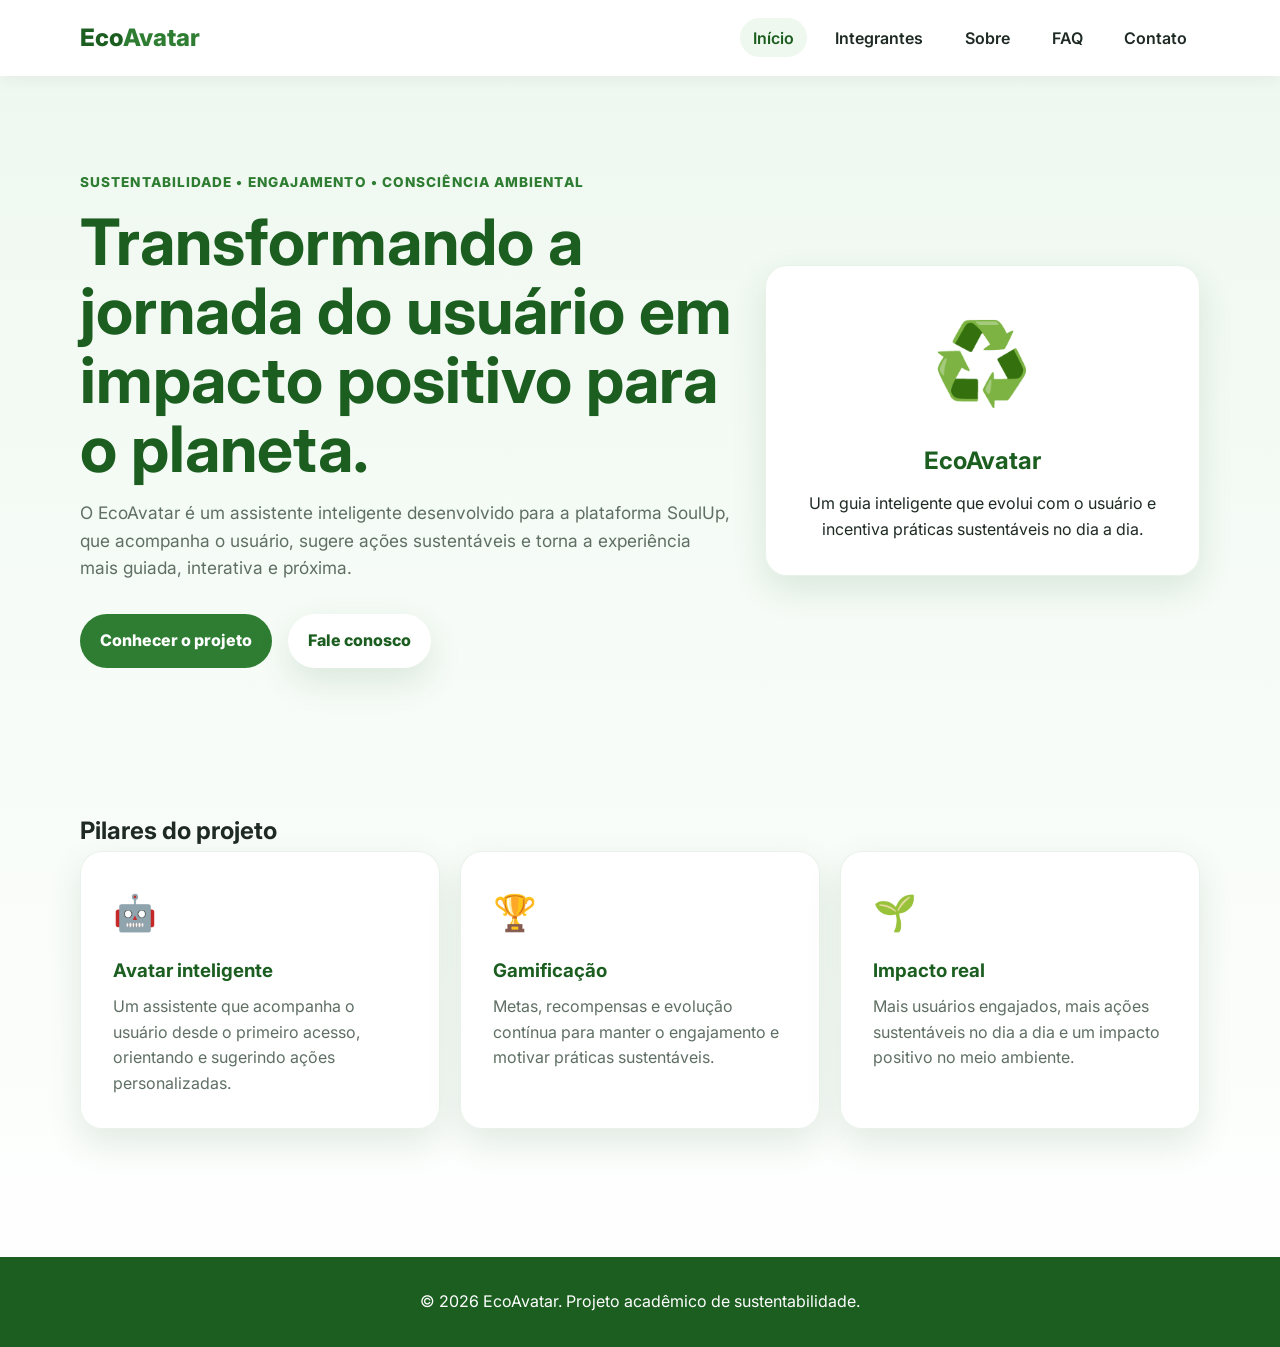
<file: ecoavatar/index.html>
<!DOCTYPE html>
<html lang="pt-BR">
<head>
  <meta charset="UTF-8" />
  <meta name="viewport" content="width=device-width, initial-scale=1.0" />
  <meta name="description" content="EcoAvatar — avatar inteligente desenvolvido para melhorar o engajamento e incentivar práticas sustentáveis dentro da plataforma SoulUp." />
  <title>EcoAvatar | Sustentabilidade Ambiental</title>
  <link rel="stylesheet" href="css/style.css" />
</head>
<body>

  <!-- ========== CABEÇALHO E NAVEGAÇÃO ========== -->
  <header class="header">
    <nav class="navbar container" aria-label="Menu principal">
      <a class="logo" href="index.html">Eco<span>Avatar</span></a>
      <button class="menu-toggle" aria-label="Abrir menu" aria-expanded="false">☰</button>
      <ul class="nav-menu" role="list">
        <li><a class="active" href="index.html" aria-current="page">Início</a></li>
        <li><a href="integrantes.html">Integrantes</a></li>
        <li><a href="about.html">Sobre</a></li>
        <li><a href="faq.html">FAQ</a></li>
        <li><a href="contato.html">Contato</a></li>
      </ul>
    </nav>
  </header>

  <!-- ========== CONTEÚDO PRINCIPAL ========== -->
  <main>

    <!-- Banner principal (Hero) -->
    <section class="hero" aria-labelledby="hero-titulo">
      <div class="container hero-content">

        <!-- Texto e chamada para ação -->
        <div>
          <p class="tag">Sustentabilidade • Engajamento • Consciência ambiental</p>
          <h1 id="hero-titulo">Transformando a jornada do usuário em impacto positivo para o planeta.</h1>
          <p class="hero-text">O EcoAvatar é um assistente inteligente desenvolvido para a plataforma SoulUp, que acompanha o usuário, sugere ações sustentáveis e torna a experiência mais guiada, interativa e próxima.</p>
          <div class="hero-actions">
            <a class="btn primary" href="about.html">Conhecer o projeto</a>
            <a class="btn secondary" href="contato.html">Fale conosco</a>
          </div>
        </div>

        <!-- Card visual de destaque -->
        <div class="hero-card" aria-label="Resumo visual do projeto">
          <span class="icon" role="img" aria-label="Símbolo de reciclagem">♻️</span>
          <h2>EcoAvatar</h2>
          <p>Um guia inteligente que evolui com o usuário e incentiva práticas sustentáveis no dia a dia.</p>
        </div>

      </div>
    </section>

    <!-- Cards de pilares do projeto -->
    <!-- Cards de pilares do projeto -->
<section class="container section" aria-labelledby="pilares-titulo">
  <h2 id="pilares-titulo" class="visually-hidden">Pilares do projeto</h2>
  <div class="grid-3">

    <article class="feature-card">
      <span role="img" aria-label="Avatar">🤖</span>
      <h3>Avatar inteligente</h3>
      <p>Um assistente que acompanha o usuário desde o primeiro acesso, orientando e sugerindo ações personalizadas.</p>
    </article>

    <article class="feature-card">
      <span role="img" aria-label="Troféu">🏆</span>
      <h3>Gamificação</h3>
      <p>Metas, recompensas e evolução contínua para manter o engajamento e motivar práticas sustentáveis.</p>
    </article>

    <article class="feature-card">
      <span role="img" aria-label="Planta">🌱</span>
      <h3>Impacto real</h3>
      <p>Mais usuários engajados, mais ações sustentáveis no dia a dia e um impacto positivo no meio ambiente.</p>
    </article>

  </div>
</section>
  </main>

  <!-- ========== RODAPÉ ========== -->
  <footer class="footer" role="contentinfo">
    <p>© 2026 EcoAvatar. Projeto acadêmico de sustentabilidade.</p>
  </footer>

  <!-- Script carregado no final para garantir que o HTML já está pronto -->
  <script src="js/script.js"></script>
</body>
</html>
</file>
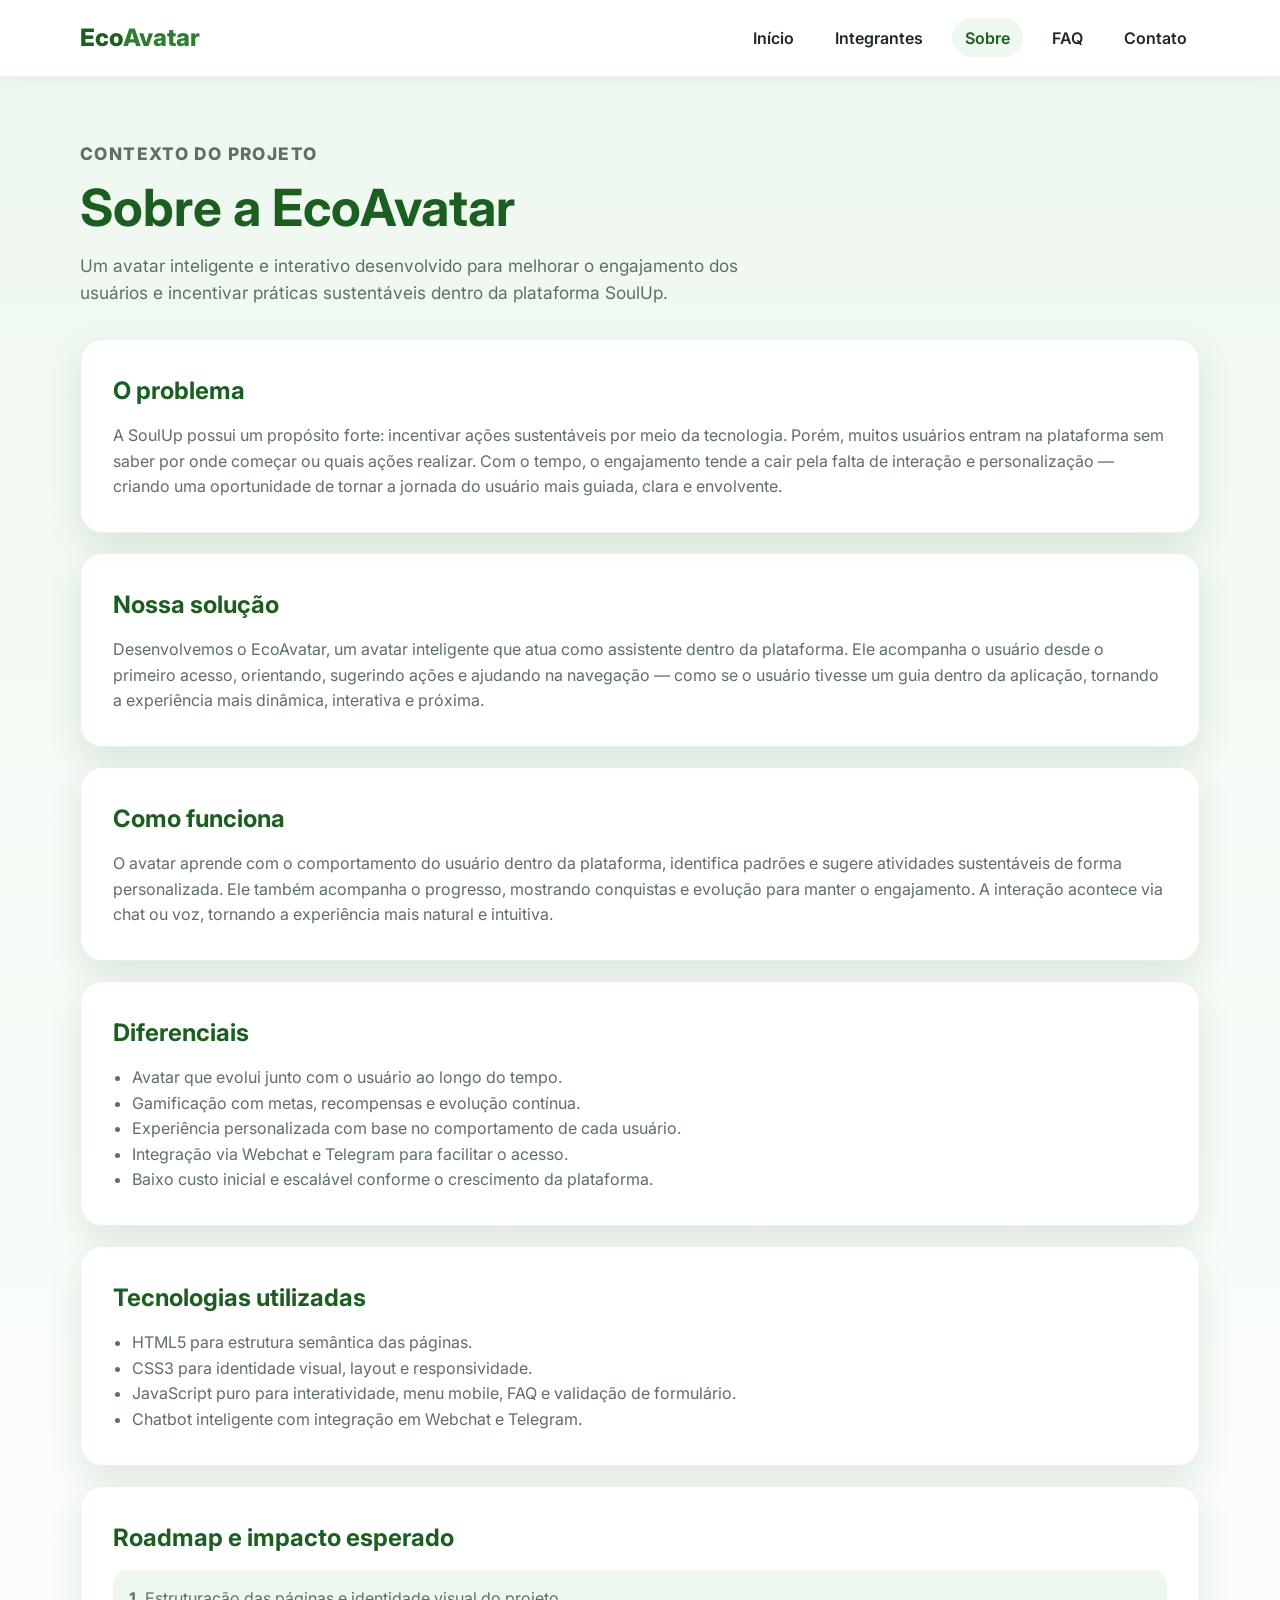
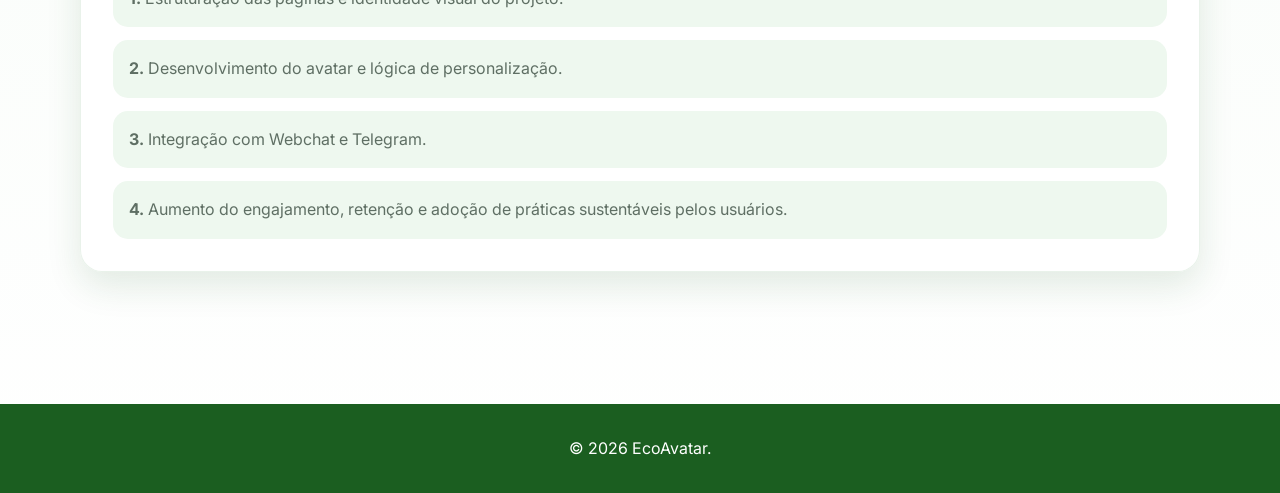
<file: ecoavatar/about.html>
<!DOCTYPE html>
<html lang="pt-BR">
<head>
  <meta charset="UTF-8" />
  <meta name="viewport" content="width=device-width, initial-scale=1.0" />
  <meta name="description" content="Saiba mais sobre o projeto EcoAvatar — um avatar inteligente desenvolvido para melhorar o engajamento e incentivar práticas sustentáveis." />
  <title>Sobre | EcoAvatar</title>
  <link rel="stylesheet" href="css/style.css" />
</head>
<body>

  <!-- ========== CABEÇALHO E NAVEGAÇÃO ========== -->
  <header class="header">
    <nav class="navbar container" aria-label="Menu principal">
      <a class="logo" href="index.html">Eco<span>Avatar</span></a>
      <button class="menu-toggle" aria-label="Abrir menu" aria-expanded="false">☰</button>
      <ul class="nav-menu" role="list">
        <li><a href="index.html">Início</a></li>
        <li><a href="integrantes.html">Integrantes</a></li>
        <li><a class="active" href="about.html" aria-current="page">Sobre</a></li>
        <li><a href="faq.html">FAQ</a></li>
        <li><a href="contato.html">Contato</a></li>
      </ul>
    </nav>
  </header>

  <!-- ========== CONTEÚDO PRINCIPAL ========== -->
  <main class="container page">

    <!-- Título da página -->
    <section class="page-title" aria-labelledby="titulo-sobre">
      <p class="tag">Contexto do projeto</p>
      <h1 id="titulo-sobre">Sobre a EcoAvatar</h1>
      <p>Um avatar inteligente e interativo desenvolvido para melhorar o engajamento dos usuários e incentivar práticas sustentáveis dentro da plataforma SoulUp.</p>
    </section>

    <!-- O problema -->
    <section class="content-card" aria-labelledby="problema">
      <h2 id="problema">O problema</h2>
      <p>A SoulUp possui um propósito forte: incentivar ações sustentáveis por meio da tecnologia. Porém, muitos usuários entram na plataforma sem saber por onde começar ou quais ações realizar. Com o tempo, o engajamento tende a cair pela falta de interação e personalização — criando uma oportunidade de tornar a jornada do usuário mais guiada, clara e envolvente.</p>
    </section>

    <!-- Solução proposta -->
    <section class="content-card" aria-labelledby="solucao">
      <h2 id="solucao">Nossa solução</h2>
      <p>Desenvolvemos o EcoAvatar, um avatar inteligente que atua como assistente dentro da plataforma. Ele acompanha o usuário desde o primeiro acesso, orientando, sugerindo ações e ajudando na navegação — como se o usuário tivesse um guia dentro da aplicação, tornando a experiência mais dinâmica, interativa e próxima.</p>
    </section>

    <!-- Como funciona -->
    <section class="content-card" aria-labelledby="como-funciona">
      <h2 id="como-funciona">Como funciona</h2>
      <p>O avatar aprende com o comportamento do usuário dentro da plataforma, identifica padrões e sugere atividades sustentáveis de forma personalizada. Ele também acompanha o progresso, mostrando conquistas e evolução para manter o engajamento. A interação acontece via chat ou voz, tornando a experiência mais natural e intuitiva.</p>
    </section>

    <!-- Diferenciais -->
    <section class="content-card" aria-labelledby="diferenciais">
      <h2 id="diferenciais">Diferenciais</h2>
      <ul class="check-list" role="list">
        <li>Avatar que evolui junto com o usuário ao longo do tempo.</li>
        <li>Gamificação com metas, recompensas e evolução contínua.</li>
        <li>Experiência personalizada com base no comportamento de cada usuário.</li>
        <li>Integração via Webchat e Telegram para facilitar o acesso.</li>
        <li>Baixo custo inicial e escalável conforme o crescimento da plataforma.</li>
      </ul>
    </section>

    <!-- Tecnologias -->
    <section class="content-card" aria-labelledby="tecnologias">
      <h2 id="tecnologias">Tecnologias utilizadas</h2>
      <ul class="check-list" role="list">
        <li>HTML5 para estrutura semântica das páginas.</li>
        <li>CSS3 para identidade visual, layout e responsividade.</li>
        <li>JavaScript puro para interatividade, menu mobile, FAQ e validação de formulário.</li>
        <li>Chatbot inteligente com integração em Webchat e Telegram.</li>
      </ul>
    </section>

    <!-- Roadmap e impacto -->
    <section class="content-card" aria-labelledby="roadmap">
      <h2 id="roadmap">Roadmap e impacto esperado</h2>
      <div class="timeline" role="list">
        <div role="listitem"><strong>1.</strong> Estruturação das páginas e identidade visual do projeto.</div>
        <div role="listitem"><strong>2.</strong> Desenvolvimento do avatar e lógica de personalização.</div>
        <div role="listitem"><strong>3.</strong> Integração com Webchat e Telegram.</div>
        <div role="listitem"><strong>4.</strong> Aumento do engajamento, retenção e adoção de práticas sustentáveis pelos usuários.</div>
      </div>
    </section>

  </main>

  <!-- ========== RODAPÉ ========== -->
  <footer class="footer" role="contentinfo">
    <p>© 2026 EcoAvatar.</p>
  </footer>

  <!-- Script carregado no final para garantir que o HTML já está pronto -->
  <script src="js/script.js"></script>
</body>
</html>
</file>
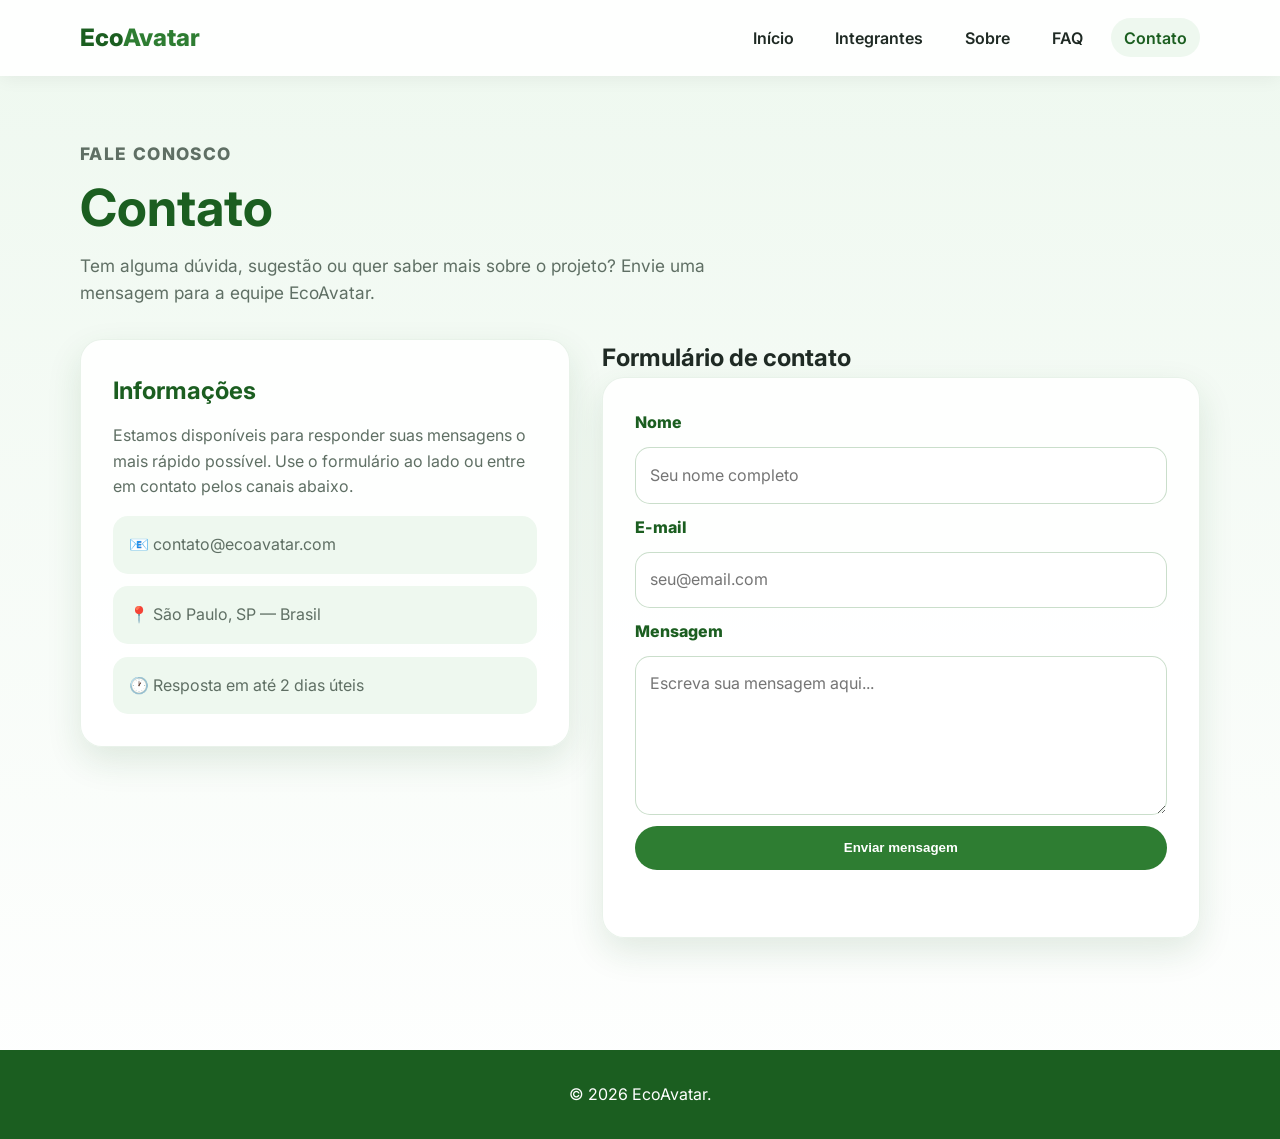
<file: ecoavatar/contato.html>
<!DOCTYPE html>
<html lang="pt-BR">
<head>
  <meta charset="UTF-8" />
  <meta name="viewport" content="width=device-width, initial-scale=1.0" />
  <meta name="description" content="Entre em contato com a equipe EcoAvatar. Envie sua mensagem, dúvida ou sugestão sobre sustentabilidade e consumo consciente." />
  <title>Contato | EcoAvatar</title>
  <link rel="stylesheet" href="css/style.css" />
</head>
<body>

  <!-- ========== CABEÇALHO E NAVEGAÇÃO ========== -->
  <header class="header">
    <nav class="navbar container" aria-label="Menu principal">
      <a class="logo" href="index.html">Eco<span>Avatar</span></a>
      <button class="menu-toggle" aria-label="Abrir menu" aria-expanded="false">☰</button>
      <ul class="nav-menu" role="list">
        <li><a href="index.html">Início</a></li>
        <li><a href="integrantes.html">Integrantes</a></li>
        <li><a href="about.html">Sobre</a></li>
        <li><a href="faq.html">FAQ</a></li>
        <li><a class="active" href="contato.html" aria-current="page">Contato</a></li>
      </ul>
    </nav>
  </header>

  <!-- ========== CONTEÚDO PRINCIPAL ========== -->
  <main class="container page">

    <!-- Título da página -->
    <section class="page-title" aria-labelledby="titulo-contato">
      <p class="tag">Fale conosco</p>
      <h1 id="titulo-contato">Contato</h1>
      <p>Tem alguma dúvida, sugestão ou quer saber mais sobre o projeto? Envie uma mensagem para a equipe EcoAvatar.</p>
    </section>

    <!-- Layout: informações + formulário -->
    <div class="contact-layout">

      <!-- Informações de contato -->
      <section class="content-card" aria-labelledby="info-contato">
        <h2 id="info-contato">Informações</h2>
        <p>Estamos disponíveis para responder suas mensagens o mais rápido possível. Use o formulário ao lado ou entre em contato pelos canais abaixo.</p>
        <div class="timeline" role="list" style="margin-top: 1rem;">
          <div role="listitem">📧 contato@ecoavatar.com</div>
          <div role="listitem">📍 São Paulo, SP — Brasil</div>
          <div role="listitem">🕐 Resposta em até 2 dias úteis</div>
        </div>
      </section>

      <!-- Formulário de contato -->
      <section aria-labelledby="form-titulo">
        <h2 id="form-titulo" class="visually-hidden">Formulário de contato</h2>
        <div class="contact-form" role="form" aria-label="Formulário de contato">
          <label for="nome">Nome</label>
          <input
            type="text"
            id="nome"
            name="nome"
            placeholder="Seu nome completo"
            autocomplete="name"
            required
          />

          <label for="email">E-mail</label>
          <input
            type="email"
            id="email"
            name="email"
            placeholder="seu@email.com"
            autocomplete="email"
            required
          />

          <label for="mensagem">Mensagem</label>
          <textarea
            id="mensagem"
            name="mensagem"
            rows="5"
            placeholder="Escreva sua mensagem aqui..."
            required
          ></textarea>

          <button class="btn primary" type="submit">Enviar mensagem</button>
          <p class="form-status" role="status" aria-live="polite"></p>
        </div>
      </section>

    </div>
  </main>

  <!-- ========== RODAPÉ ========== -->
  <footer class="footer" role="contentinfo">
    <p>© 2026 EcoAvatar.</p>
  </footer>

  <!-- Script carregado no final para garantir que o HTML já está pronto -->
  <script src="js/script.js"></script>
</body>
</html>
</file>
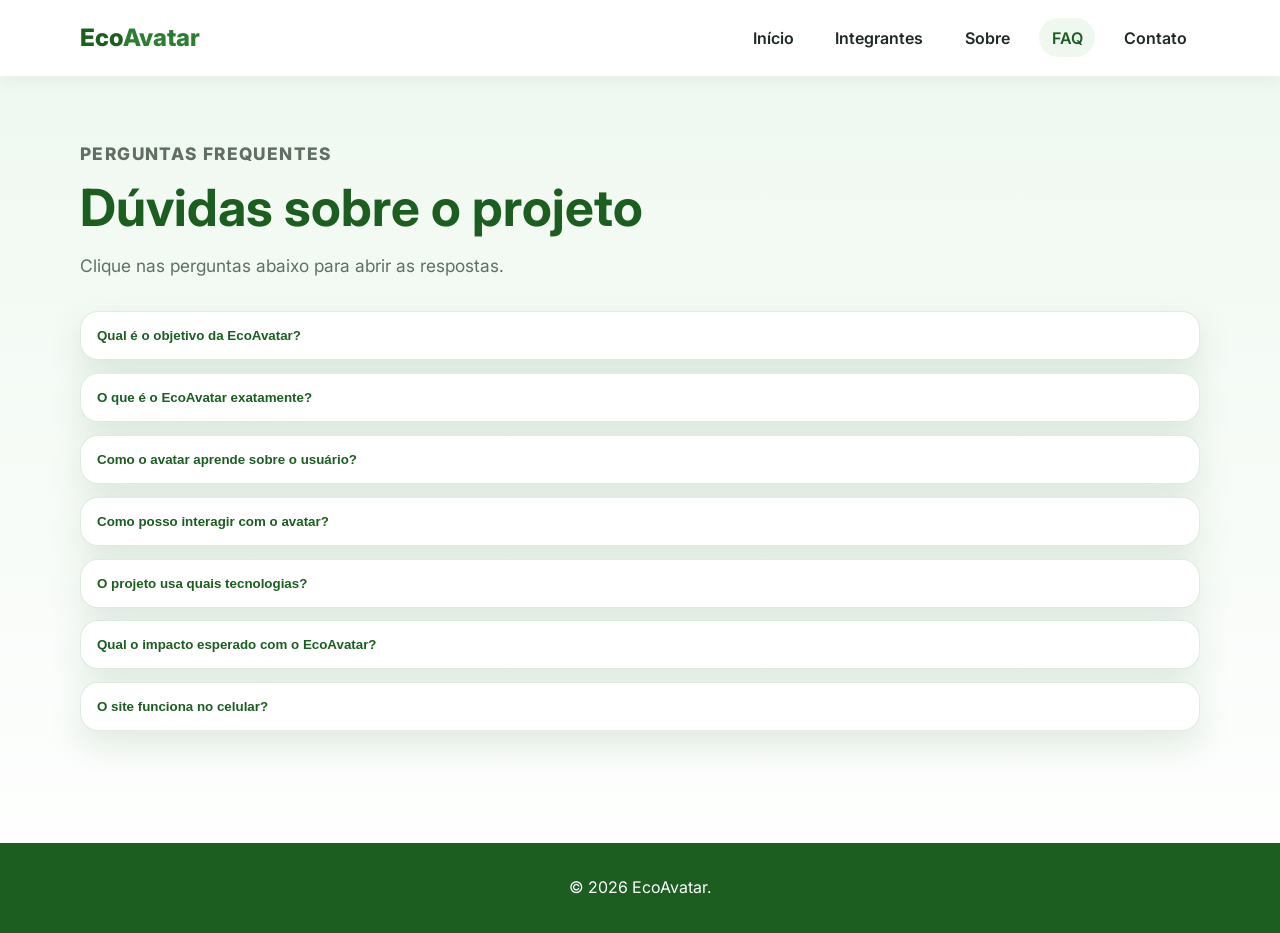
<file: ecoavatar/faq.html>
<!DOCTYPE html>
<html lang="pt-BR">
<head>
  <meta charset="UTF-8" />
  <meta name="viewport" content="width=device-width, initial-scale=1.0" />
  <meta name="description" content="Perguntas frequentes sobre o projeto EcoAvatar — objetivos, funcionamento, tecnologias e impacto esperado." />
  <title>FAQ | EcoAvatar</title>
  <link rel="stylesheet" href="css/style.css" />
</head>
<body>

  <!-- ========== CABEÇALHO E NAVEGAÇÃO ========== -->
  <header class="header">
    <nav class="navbar container" aria-label="Menu principal">
      <a class="logo" href="index.html">Eco<span>Avatar</span></a>
      <button class="menu-toggle" aria-label="Abrir menu" aria-expanded="false">☰</button>
      <ul class="nav-menu" role="list">
        <li><a href="index.html">Início</a></li>
        <li><a href="integrantes.html">Integrantes</a></li>
        <li><a href="about.html">Sobre</a></li>
        <li><a class="active" href="faq.html" aria-current="page">FAQ</a></li>
        <li><a href="contato.html">Contato</a></li>
      </ul>
    </nav>
  </header>

  <!-- ========== CONTEÚDO PRINCIPAL ========== -->
  <main class="container page">

    <!-- Título da página -->
    <section class="page-title" aria-labelledby="titulo-faq">
      <p class="tag">Perguntas frequentes</p>
      <h1 id="titulo-faq">Dúvidas sobre o projeto</h1>
      <p>Clique nas perguntas abaixo para abrir as respostas.</p>
    </section>

    <!-- Lista de perguntas e respostas -->
    <section aria-labelledby="titulo-faq">
      <div class="faq-list" role="list">

        <!-- Pergunta 1 -->
        <div role="listitem">
          <button class="faq-question" aria-expanded="false" aria-controls="faq-resposta-1">
            Qual é o objetivo da EcoAvatar?
          </button>
          <div class="faq-answer" id="faq-resposta-1" role="region" aria-label="Resposta: Objetivo da EcoAvatar">
            <p>O objetivo é tornar a experiência do usuário mais guiada, personalizada e interativa dentro da plataforma SoulUp. Queremos que o usuário não apenas acesse a plataforma, mas que se sinta acompanhado durante toda a sua jornada, incentivando práticas sustentáveis de forma contínua.</p>
          </div>
        </div>

        <!-- Pergunta 2 -->
        <div role="listitem">
          <button class="faq-question" aria-expanded="false" aria-controls="faq-resposta-2">
            O que é o EcoAvatar exatamente?
          </button>
          <div class="faq-answer" id="faq-resposta-2" role="region" aria-label="Resposta: O que é o EcoAvatar">
            <p>O EcoAvatar é um avatar inteligente que atua como assistente dentro da plataforma. Ele acompanha o usuário desde o primeiro acesso, orientando, sugerindo ações sustentáveis e ajudando na navegação — como se o usuário tivesse um guia personalizado dentro da aplicação.</p>
          </div>
        </div>

        <!-- Pergunta 3 -->
        <div role="listitem">
          <button class="faq-question" aria-expanded="false" aria-controls="faq-resposta-3">
            Como o avatar aprende sobre o usuário?
          </button>
          <div class="faq-answer" id="faq-resposta-3" role="region" aria-label="Resposta: Como o avatar aprende">
            <p>O avatar aprende com base no comportamento do usuário dentro da plataforma. Ele identifica padrões de uso e passa a sugerir atividades sustentáveis de forma personalizada, além de acompanhar o progresso e mostrar conquistas para manter o engajamento.</p>
          </div>
        </div>

        <!-- Pergunta 4 -->
        <div role="listitem">
          <button class="faq-question" aria-expanded="false" aria-controls="faq-resposta-4">
            Como posso interagir com o avatar?
          </button>
          <div class="faq-answer" id="faq-resposta-4" role="region" aria-label="Resposta: Como interagir com o avatar">
            <p>A interação pode ser feita por meio de chat ou voz, tornando a experiência mais natural e intuitiva. O avatar também está disponível via Webchat e Telegram, facilitando o acesso em diferentes plataformas.</p>
          </div>
        </div>

        <!-- Pergunta 5 -->
        <div role="listitem">
          <button class="faq-question" aria-expanded="false" aria-controls="faq-resposta-5">
            O projeto usa quais tecnologias?
          </button>
          <div class="faq-answer" id="faq-resposta-5" role="region" aria-label="Resposta: Tecnologias utilizadas">
            <p>O site foi desenvolvido com HTML5 para estrutura semântica, CSS3 para estilo e responsividade, e JavaScript puro para interatividade. Também utilizamos um chatbot inteligente com integração em Webchat e Telegram para viabilizar a interação com o avatar.</p>
          </div>
        </div>

        <!-- Pergunta 6 -->
        <div role="listitem">
          <button class="faq-question" aria-expanded="false" aria-controls="faq-resposta-6">
            Qual o impacto esperado com o EcoAvatar?
          </button>
          <div class="faq-answer" id="faq-resposta-6" role="region" aria-label="Resposta: Impacto esperado">
            <p>A expectativa é aumentar o engajamento e a retenção dos usuários na plataforma, tornar a navegação mais intuitiva e incentivar mais pessoas a adotarem práticas sustentáveis no dia a dia — gerando um impacto real no meio ambiente.</p>
          </div>
        </div>

        <!-- Pergunta 7 -->
        <div role="listitem">
          <button class="faq-question" aria-expanded="false" aria-controls="faq-resposta-7">
            O site funciona no celular?
          </button>
          <div class="faq-answer" id="faq-resposta-7" role="region" aria-label="Resposta: Compatibilidade mobile">
            <p>Sim. O layout foi desenvolvido para funcionar em desktop, tablet e mobile, garantindo uma experiência consistente em qualquer dispositivo.</p>
          </div>
        </div>

      </div>
    </section>

  </main>

  <!-- ========== RODAPÉ ========== -->
  <footer class="footer" role="contentinfo">
    <p>© 2026 EcoAvatar.</p>
  </footer>

  <!-- Script carregado no final para garantir que o HTML já está pronto -->
  <script src="js/script.js"></script>
</body>
</html>
</file>
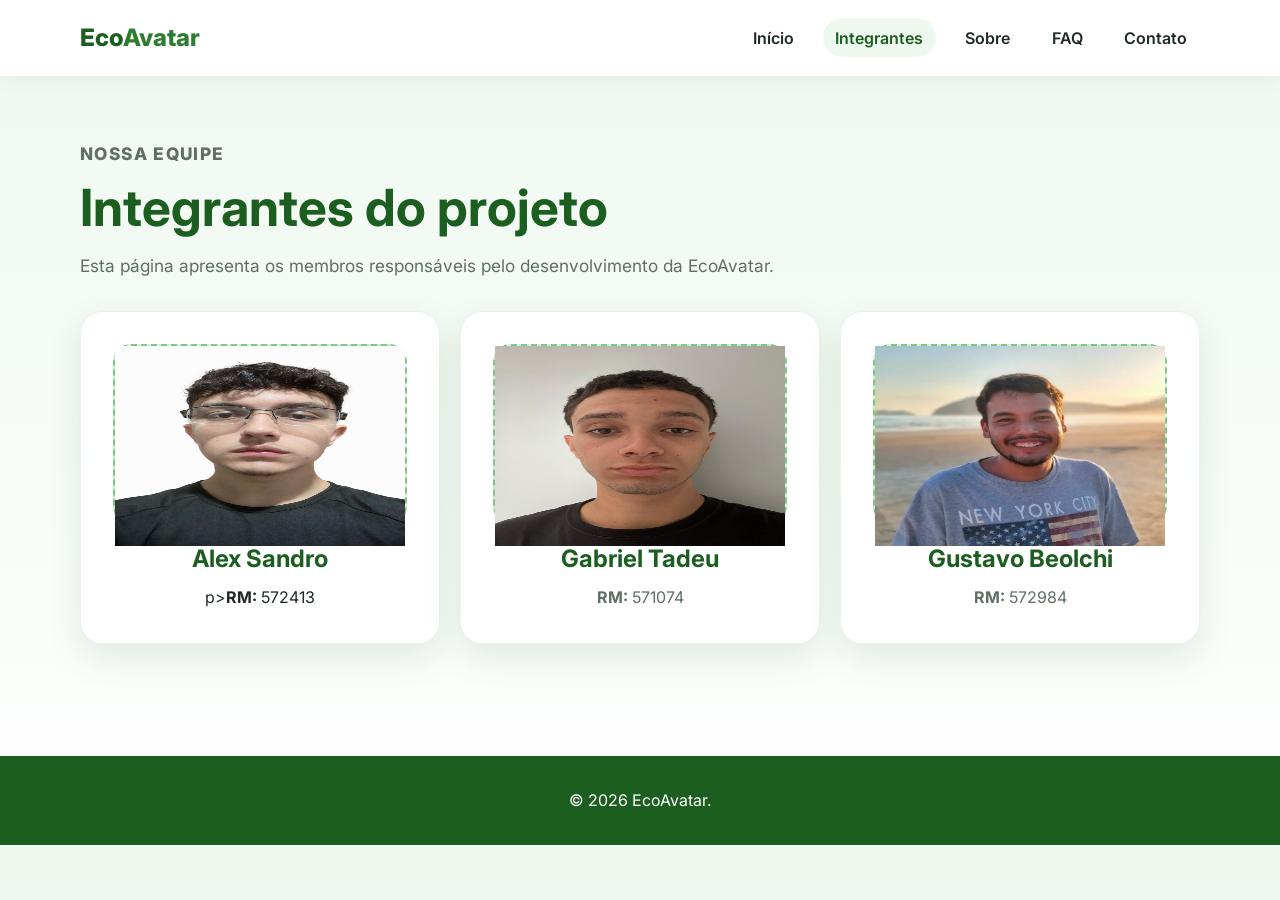
<file: ecoavatar/integrantes.html>
<!DOCTYPE html>
<html lang="pt-BR">
<head>
  <meta charset="UTF-8" />
  <meta name="viewport" content="width=device-width, initial-scale=1.0" />
  <meta name="description" content="Conheça os integrantes responsáveis pelo desenvolvimento do projeto EcoAvatar." />
  <title>Integrantes | EcoAvatar</title>
  <link rel="stylesheet" href="css/style.css" />
</head>
<body>

  <!-- ========== CABEÇALHO E NAVEGAÇÃO ========== -->
  <header class="header">
    <nav class="navbar container" aria-label="Menu principal">
      <a class="logo" href="index.html">Eco<span>Avatar</span></a>
      <button class="menu-toggle" aria-label="Abrir menu" aria-expanded="false">☰</button>
      <ul class="nav-menu" role="list">
        <li><a href="index.html">Início</a></li>
        <li><a class="active" href="integrantes.html" aria-current="page">Integrantes</a></li>
        <li><a href="about.html">Sobre</a></li>
        <li><a href="faq.html">FAQ</a></li>
        <li><a href="contato.html">Contato</a></li>
      </ul>
    </nav>
  </header>

  <!-- ========== CONTEÚDO PRINCIPAL ========== -->
  <main class="container page">

    <!-- Título da página -->
    <section class="page-title" aria-labelledby="titulo-integrantes">
      <p class="tag">Nossa equipe</p>
      <h1 id="titulo-integrantes">Integrantes do projeto</h1>
      <p>Esta página apresenta os membros responsáveis pelo desenvolvimento da EcoAvatar.</p>
    </section>

    <!-- Grid de membros da equipe -->
    <section class="team-grid" aria-label="Lista de integrantes">

      <!-- Integrante 1 -->
      <article class="member-card" aria-labelledby="nome-alex">
        <div class="photo-placeholder">
          <img src="images/WhatsApp Image 2026-05-22 at 00.30.07.jpeg" alt="Foto de Alex Sandro" width="100%" height="200" />
        </div>
        <h2 id="nome-alex">Alex Sandro</h2>
        p><strong>RM:</strong> 572413</p>
      </article>
      <!-- Integrante 2 -->
      <article class="member-card" aria-labelledby="nome-gabriel">
        <div class="photo-placeholder">
          <img src="images/foto.jpg" alt="Foto de Gabriel Tadeu" width="100%" height="200" />
        </div>
        <h2 id="nome-gabriel">Gabriel Tadeu</h2>
        <p><strong>RM:</strong> 571074</p>
      </article>

      <!-- Integrante 3 -->
      <article class="member-card" aria-labelledby="nome-gustavo">
        <div class="photo-placeholder">
          <img src="images/3a4c099e-cc79-4233-9323-43e8ec8452df.jpg" alt="Foto de Gustavo Beolchi" width="100%" height="200" />
        </div>
        <h2 id="nome-gustavo">Gustavo Beolchi</h2>
        <p><strong>RM:</strong> 572984</p>
      </article>

    </section>

  </main>

  <!-- ========== RODAPÉ ========== -->
  <footer class="footer" role="contentinfo">
    <p>© 2026 EcoAvatar.</p>
  </footer>

  <!-- Script carregado no final para garantir que o HTML já está pronto -->
  <script src="js/script.js"></script>
</body>
</html>
</file>
<file: ecoavatar/css/style.css>
@import url('https://fonts.googleapis.com/css2?family=Inter:wght@400;600;700;800&display=swap');

/* ==========================================================================
   1. VARIÁVEIS GLOBAIS (Design Tokens)
   ========================================================================== */
/* Define as cores, sombras e bordas reutilizáveis em todo o projeto */
:root {
  --green-dark:  #1b5e20;
  --green:       #2e7d32;
  --green-light: #81c784;
  --mint:        #eef8ef;
  --text:        #1f2a24;
  --muted:       #5f6f64;
  --white:       #ffffff;
  --shadow:      0 14px 35px rgba(27, 94, 32, 0.12);
  --radius:      22px;
}

/* ==========================================================================
   2. RESET E CONFIGURAÇÕES GERAIS
   ========================================================================== */
/* Garante que bordas e espaçamentos sejam incluídos no tamanho dos elementos */
* {
  box-sizing: border-box;
  margin: 0;
  padding: 0;
}

/* Ativa rolagem suave ao clicar em âncoras */
html {
  scroll-behavior: smooth;
}

/* Configurações base do corpo da página */
body {
  font-family: 'Inter', Arial, sans-serif;
  background: linear-gradient(180deg, var(--mint), #ffffff);
  color: var(--text);
  line-height: 1.6;
}

/* ==========================================================================
   3. LAYOUT E CONTAINER
   ========================================================================== */
/* Limita a largura do conteúdo e centraliza horizontalmente */
.container {
  width: min(1120px, 92%);
  margin: 0 auto;
}

/* ==========================================================================
   4. CABEÇALHO E NAVEGAÇÃO
   ========================================================================== */
/* Cabeçalho fixo no topo com fundo translúcido e desfoque */
.header {
  background: rgba(255, 255, 255, 0.92);
  position: sticky;
  top: 0;
  z-index: 10;
  box-shadow: 0 2px 18px rgba(0, 0, 0, 0.06);
  backdrop-filter: blur(10px);
}

/* Barra de navegação: alinha logo e menu lado a lado */
.navbar {
  min-height: 76px;
  display: flex;
  align-items: center;
  justify-content: space-between;
}

/* Logo do site */
.logo {
  color: var(--green-dark);
  font-weight: 800;
  font-size: 1.5rem;
  text-decoration: none;
}

/* Parte do logo com cor de destaque */
.logo span {
  color: var(--green);
}

/* Lista de links do menu horizontal */
.nav-menu {
  display: flex;
  gap: 1rem;
  list-style: none;
}

/* Links do menu com efeito hover e estado ativo */
.nav-menu a {
  color: var(--text);
  text-decoration: none;
  font-weight: 600;
  padding: .6rem .8rem;
  border-radius: 999px;
  transition: .2s;
}

.nav-menu a:hover,
.nav-menu .active {
  background: var(--mint);
  color: var(--green-dark);
}

/* Botão hambúrguer — visível apenas em telas pequenas */
.menu-toggle {
  display: none;
  background: var(--green);
  color: white;
  border: 0;
  padding: .65rem .8rem;
  border-radius: 12px;
  font-size: 1.2rem;
  cursor: pointer;
}

/* ==========================================================================
   5. SEÇÃO HERO (Banner Principal)
   ========================================================================== */
/* Espaçamento generoso para a seção de destaque */
.hero {
  padding: 6rem 0;
}

/* Layout de duas colunas: texto à esquerda, card à direita */
.hero-content {
  display: grid;
  grid-template-columns: 1.2fr .8fr;
  gap: 2rem;
  align-items: center;
}

/* ==========================================================================
   6. TIPOGRAFIA
   ========================================================================== */
/* Etiqueta de categoria acima do título principal */
.tag {
  color: var(--green);
  font-weight: 800;
  text-transform: uppercase;
  letter-spacing: .08em;
  font-size: .85rem;
  margin-bottom: .8rem;
}

/* Título principal com tamanho fluido (responsivo via clamp) */
h1 {
  font-size: clamp(2.1rem, 5vw, 4.4rem);
  line-height: 1.08;
  color: var(--green-dark);
  margin-bottom: 1rem;
}

/* Parágrafo de apoio na hero e nos títulos de página */
.hero-text,
.page-title p {
  color: var(--muted);
  max-width: 700px;
  font-size: 1.08rem;
}

/* ==========================================================================
   7. BOTÕES E AÇÕES
   ========================================================================== */
/* Grupo de botões da hero */
.hero-actions {
  display: flex;
  gap: 1rem;
  margin-top: 2rem;
  flex-wrap: wrap;
}

/* Estilo base de botão (pill shape) */
.btn {
  display: inline-flex;
  align-items: center;
  justify-content: center;
  padding: .9rem 1.25rem;
  border-radius: 999px;
  text-decoration: none;
  border: none;
  cursor: pointer;
  font-weight: 800;
  transition: .2s;
}

/* Botão primário — fundo verde sólido */
.btn.primary {
  background: var(--green);
  color: white;
}

/* Botão secundário — fundo branco com sombra */
.btn.secondary {
  background: white;
  color: var(--green-dark);
  box-shadow: var(--shadow);
}

/* Efeito de elevação ao passar o mouse */
.btn:hover {
  transform: translateY(-2px);
}

/* ==========================================================================
   8. CARDS
   ========================================================================== */
/* Estilo base compartilhado por todos os cards do site */
.hero-card,
.feature-card,
.member-card,
.content-card,
.contact-form {
  background: rgba(255, 255, 255, 0.88);
  border: 1px solid rgba(46, 125, 50, 0.1);
  box-shadow: var(--shadow);
  border-radius: var(--radius);
  padding: 2rem;
}

/* Card da hero: centralizado com ícone grande */
.hero-card {
  text-align: center;
}

.hero-card .icon {
  font-size: 5rem;
  display: block;
  margin-bottom: 1rem;
}

.hero-card h2 {
  color: var(--green-dark);
  margin-bottom: .7rem;
}

/* ==========================================================================
   9. SEÇÕES E GRIDS
   ========================================================================== */
/* Espaçamento padrão entre seções */
.section {
  padding: 3rem 0 5rem;
}

/* Grid de 3 colunas iguais */
.grid-3 {
  display: grid;
  grid-template-columns: repeat(3, 1fr);
  gap: 1.25rem;
}

/* Cards de funcionalidades */
.feature-card span {
  font-size: 2.2rem;
}

.feature-card h3 {
  margin: 1rem 0 .5rem;
  color: var(--green-dark);
}

/* Cor secundária para textos descritivos nos cards */
.feature-card p,
.content-card p,
.member-card p,
.faq-answer p {
  color: var(--muted);
}

/* ==========================================================================
   10. PÁGINAS INTERNAS
   ========================================================================== */
/* Espaçamento padrão para páginas internas */
.page {
  padding: 4rem 0;
}

/* Cabeçalho de página interna */
.page-title {
  margin-bottom: 2rem;
}

.page-title h1 {
  font-size: clamp(2rem, 4vw, 3.3rem);
}

/* Grid de membros da equipe */
.team-grid {
  display: grid;
  grid-template-columns: repeat(3, 1fr);
  gap: 1.25rem;
}

/* Card de membro da equipe */
.member-card {
  text-align: center;
}

/* Placeholder visual enquanto não há foto real */
.photo-placeholder {
  height: 180px;
  border-radius: 18px;
  background: linear-gradient(135deg, #e6f4ea, #c8e6c9);
  display: grid;
  place-items: center;
  color: var(--green-dark);
  font-weight: 800;
  margin-bottom: 1rem;
  border: 2px dashed var(--green-light);
}

.member-card h2 {
  color: var(--green-dark);
  margin-bottom: .4rem;
}

/* ==========================================================================
   11. CARDS DE CONTEÚDO (Textos / Artigos)
   ========================================================================== */
.content-card {
  margin-bottom: 1.25rem;
}

.content-card h2 {
  color: var(--green-dark);
  margin-bottom: .8rem;
}

/* Lista com checkmarks (marcadores customizados via padding) */
.check-list {
  padding-left: 1.2rem;
  color: var(--muted);
}

/* Linha do tempo com itens em fundo mint */
.timeline {
  display: grid;
  gap: .8rem;
  color: var(--muted);
}

.timeline div {
  background: var(--mint);
  padding: 1rem;
  border-radius: 15px;
}

/* ==========================================================================
   12. FAQ (Perguntas Frequentes)
   ========================================================================== */
/* Container das perguntas */
.faq-list {
  display: grid;
  gap: .8rem;
}

/* Botão clicável de cada pergunta */
.faq-question {
  width: 100%;
  text-align: left;
  background: white;
  border: 1px solid rgba(46, 125, 50, 0.15);
  border-radius: 18px;
  padding: 1rem;
  font-weight: 800;
  color: var(--green-dark);
  cursor: pointer;
  box-shadow: var(--shadow);
}

/* Resposta oculta por padrão, revelada com a classe .open via JS */
.faq-answer {
  display: none;
  background: var(--mint);
  margin-top: -.4rem;
  padding: 1rem;
  border-radius: 0 0 18px 18px;
}

.faq-answer.open {
  display: block;
}

/* ==========================================================================
   13. FORMULÁRIO DE CONTATO
   ========================================================================== */
/* Layout de duas colunas: informações + formulário */
.contact-layout {
  display: grid;
  grid-template-columns: .9fr 1.1fr;
  gap: 2rem;
  align-items: start;
}

/* Formulário com campos empilhados verticalmente */
.contact-form {
  display: grid;
  gap: .7rem;
}

.contact-form label {
  font-weight: 800;
  color: var(--green-dark);
}

/* Campos de texto e área de mensagem */
.contact-form input,
.contact-form textarea {
  width: 100%;
  border: 1px solid rgba(46, 125, 50, 0.25);
  border-radius: 15px;
  padding: .9rem;
  font: inherit;
  outline: none;
}

/* Destaque visual ao focar em um campo */
.contact-form input:focus,
.contact-form textarea:focus {
  border-color: var(--green);
  box-shadow: 0 0 0 4px rgba(46, 125, 50, 0.1);
}

/* Área reservada para mensagens de status do formulário */
.form-status {
  min-height: 1.5rem;
  color: var(--green-dark);
  font-weight: 700;
}

/* ==========================================================================
   14. RODAPÉ
   ========================================================================== */
.footer {
  text-align: center;
  padding: 2rem;
  background: var(--green-dark);
  color: white;
  margin-top: 3rem;
}

/* ==========================================================================
   15. RESPONSIVIDADE (Mobile — até 850px)
   ========================================================================== */
@media (max-width: 850px) {
  /* Exibe o botão hambúrguer em telas pequenas */
  .menu-toggle {
    display: block;
  }

  /* Menu móvel: oculto por padrão, exibido com a classe .open via JS */
  .nav-menu {
    position: absolute;
    top: 76px;
    left: 0;
    right: 0;
    background: white;
    flex-direction: column;
    padding: 1rem 5%;
    box-shadow: var(--shadow);
    display: none;
  }

  .nav-menu.open {
    display: flex;
  }

  /* Layouts de duas colunas viram coluna única no mobile */
  .hero-content,
  .contact-layout {
    grid-template-columns: 1fr;
  }

  /* Grids de três colunas viram coluna única no mobile */
  .grid-3,
  .team-grid {
    grid-template-columns: 1fr;
  }

  /* Reduz o espaçamento da hero no mobile */
  .hero {
    padding: 4rem 0;
  }
}
</file>
